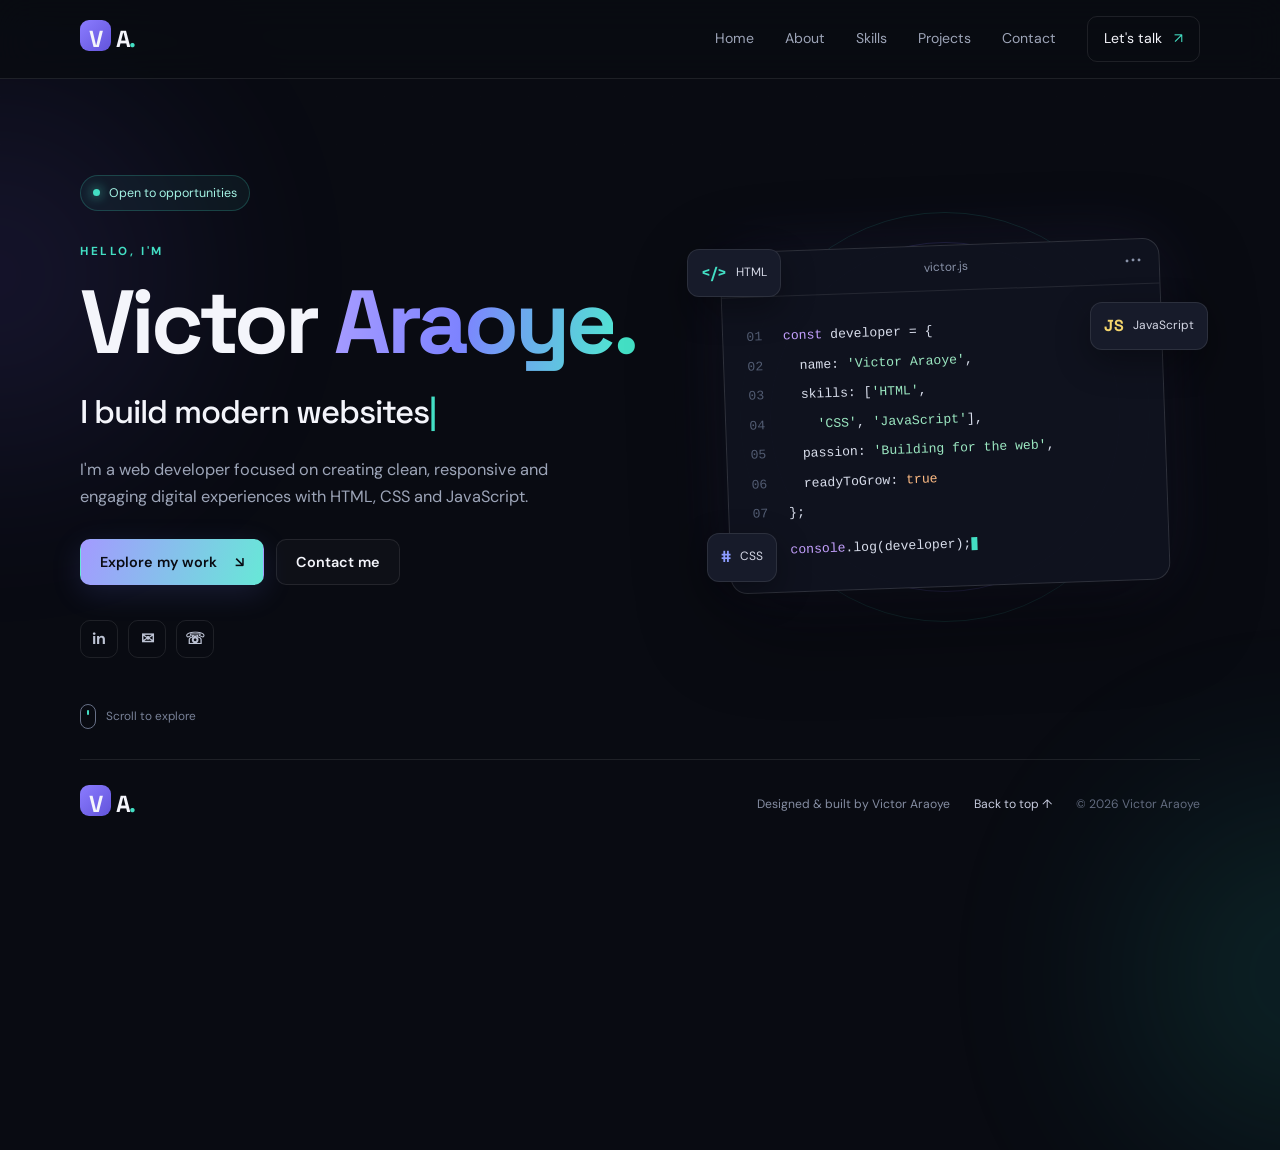
<file: index.html>
<!DOCTYPE html>
<html lang="en">
<head>
  <meta charset="UTF-8">
  <meta name="viewport" content="width=device-width, initial-scale=1.0">
  <meta name="description" content="Victor Araoye is a web developer creating modern, responsive websites with HTML, CSS and JavaScript.">
  <title>Victor Araoye | Web Developer</title>
  <link rel="preconnect" href="https://fonts.googleapis.com">
  <link rel="preconnect" href="https://fonts.gstatic.com" crossorigin>
  <link href="https://fonts.googleapis.com/css2?family=DM+Sans:wght@400;500;600;700&family=Space+Grotesk:wght@400;500;600;700&display=swap" rel="stylesheet">
  <link rel="stylesheet" href="style.css">
  <script src="script.js" defer></script>
</head>
<body>
  <div class="background-glow glow-one"></div>
  <div class="background-glow glow-two"></div>
  <header class="site-header">
    <nav class="nav container" aria-label="Main navigation">
      <a class="logo" href="#home" aria-label="Victor Araoye home"><span>V</span>A<span class="logo-dot">.</span></a>
      <button class="menu-toggle" aria-label="Toggle navigation" aria-expanded="false">
        <span></span><span></span><span></span>
      </button>
      <div class="nav-links">
        <a href="index.html" class="nav-link active">Home</a>
        <a href="about.html" class="nav-link active">About</a>
        <a href="skills.html" class="nav-link active">Skills</a>
        <a href="projects.html" class="nav-link active">Projects</a>
        <a href="contact.html" class="nav-link active">Contact</a>
        <a class="nav-cta" href="contact.html">Let's talk <span>↗</span></a>
      </div>
    </nav>
  </header>

  <main>
    <section class="hero section container" id="home">
      <div class="hero-copy reveal">
        <div class="availability"><span class="status-dot"></span> Open to opportunities</div>
        <p class="eyebrow">HELLO, I'M</p>
        <h1>Victor <span class="gradient-text">Araoye</span><span class="accent">.</span></h1>
        <h2>I build <span id="typed-text">modern websites</span><span class="typing-caret">|</span></h2>
        <p class="hero-description">I'm a web developer focused on creating clean, responsive and engaging digital experiences with HTML, CSS and JavaScript.</p>
        <div class="hero-actions">
          <a class="button button-primary" href="#projects">Explore my work <span>↘</span></a>
          <a class="button button-secondary" href="#contact">Contact me</a>
        </div>
        <div class="social-links" aria-label="Social links">
          <a href="https://www.linkedin.com/in/victor-araoye-a6b392431/" target="_blank" rel="noopener noreferrer" aria-label="LinkedIn">in</a>
          <a href="mailto:araoyevictor0@gmail.com" aria-label="Email">✉</a>
          <a href="https://wa.me/2349167217351" target="_blank" rel="noopener noreferrer" aria-label="WhatsApp">☏</a>
        </div>
      </div>
      <div class="hero-art reveal" aria-label="Decorative coding illustration">
        <div class="orbit orbit-one"></div><div class="orbit orbit-two"></div>
        <div class="code-window">
          <div class="window-bar"><div class="window-dots"><i></i><i></i><i></i></div><span>victor.js</span><span class="window-menu">•••</span></div>
          <div class="code-content">
            <p><span class="line-number">01</span> <span class="code-purple">const</span> developer = {</p>
            <p><span class="line-number">02</span> &nbsp; name: <span class="code-green">'Victor Araoye'</span>,</p>
            <p><span class="line-number">03</span> &nbsp; skills: [<span class="code-green">'HTML'</span>,</p>
            <p><span class="line-number">04</span> &nbsp; &nbsp; <span class="code-green">'CSS'</span>, <span class="code-green">'JavaScript'</span>],</p>
            <p><span class="line-number">05</span> &nbsp; passion: <span class="code-green">'Building for the web'</span>,</p>
            <p><span class="line-number">06</span> &nbsp; readyToGrow: <span class="code-orange">true</span></p>
            <p><span class="line-number">07</span> };</p>
            <p class="code-last"><span class="line-number">08</span> <span class="code-purple">console</span>.log(developer);<span class="tiny-caret"></span></p>
          </div>
        </div>
        <div class="floating-badge badge-html"><b>&lt;/&gt;</b><span>HTML</span></div>
        <div class="floating-badge badge-js"><b>JS</b><span>JavaScript</span></div>
        <div class="floating-badge badge-css"><b>#</b><span>CSS</span></div>
      </div>
      <a class="scroll-cue" href="#about"><span></span> Scroll to explore</a>
    </section>

  </main>
  <footer class="footer container"><a class="logo" href="#home"><span>V</span>A<span class="logo-dot">.</span></a><p>Designed & built by Victor Araoye</p><a href="#home" class="back-top">Back to top ↑</a><span class="copyright">© <span id="year"></span> Victor Araoye</span></footer>
</body>
</html>
</file>
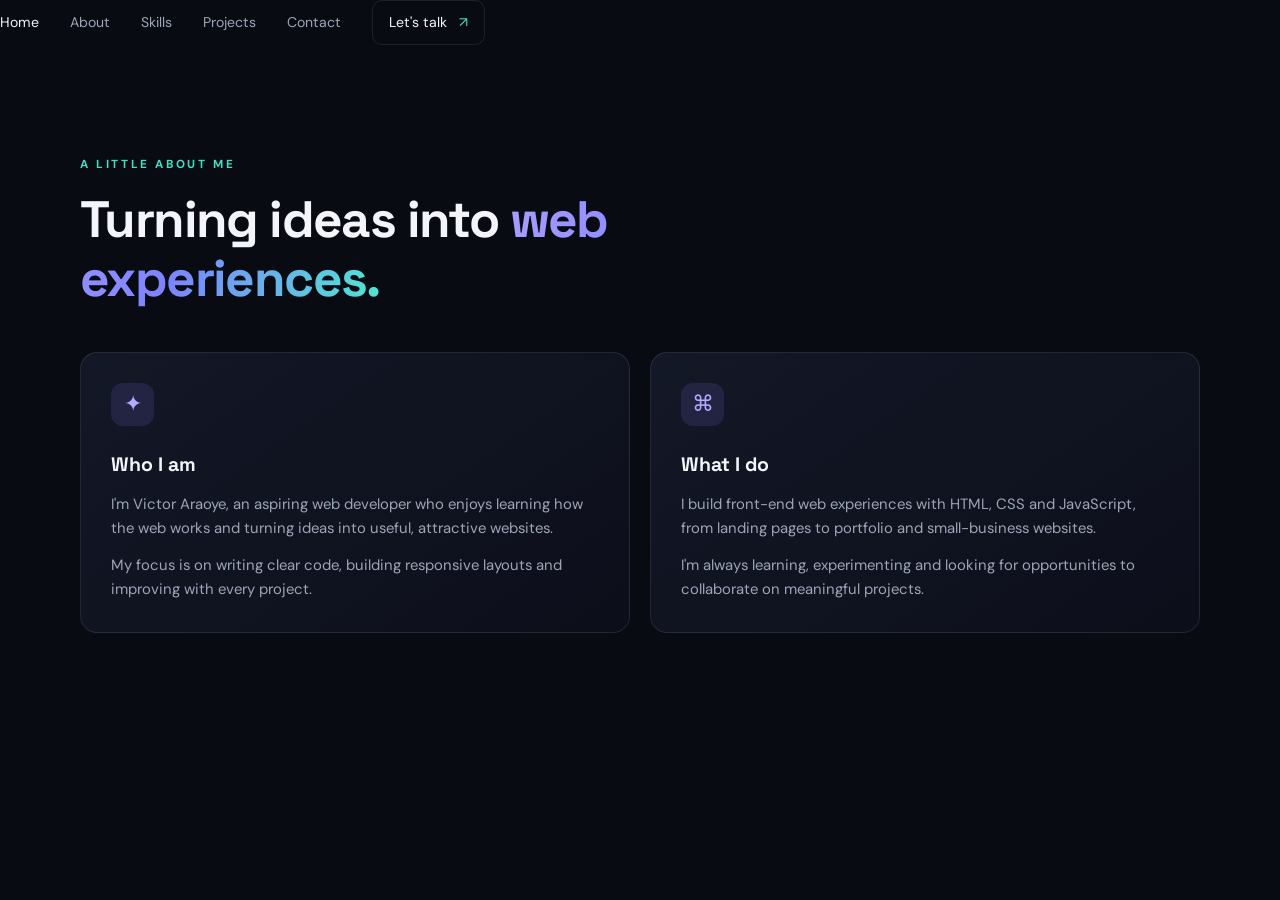
<file: about.html>
<!DOCTYPE html>
<html lang="en">
<head>
    <meta charset="UTF-8">
    <meta name="viewport" content="width=device-width, initial-scale=1.0">
    <title>About Page</title>
    <link rel="preconnect" href="https://fonts.googleapis.com">
  <link rel="preconnect" href="https://fonts.gstatic.com" crossorigin>
  <link href="https://fonts.googleapis.com/css2?family=DM+Sans:wght@400;500;600;700&family=Space+Grotesk:wght@400;500;600;700&display=swap" rel="stylesheet">
  <link rel="stylesheet" href="style.css">
  <script src="script.js" defer></script>
</head>
<body>
  <div class="nav-links">
        <a href="index.html" class="nav-link active">Home</a>
        <a href="about.html" class="nav-link">About</a>
        <a href="skills.html" class="nav-link">Skills</a>
        <a href="projects.html" class="nav-link">Projects</a>
        <a href="contact.html" class="nav-link">Contact</a>
        <a class="nav-cta" href="contact.html">Let's talk <span>↗</span></a>
      </div>
      <section class="section container" id="about">
      <div class="section-heading reveal"><p class="eyebrow">A LITTLE ABOUT ME</p><h2>Turning ideas into <span class="gradient-text">web experiences.</span></h2></div>
      <div class="about-grid">
        <div class="about-card glass-card reveal"><div class="card-icon">✦</div><h3>Who I am</h3><p>I'm Victor Araoye, an aspiring web developer who enjoys learning how the web works and turning ideas into useful, attractive websites.</p><p>My focus is on writing clear code, building responsive layouts and improving with every project.</p></div>
        <div class="about-card glass-card reveal"><div class="card-icon">⌘</div><h3>What I do</h3><p>I build front-end web experiences with HTML, CSS and JavaScript, from landing pages to portfolio and small-business websites.</p><p>I'm always learning, experimenting and looking for opportunities to collaborate on meaningful projects.</p></div>
      </div>
    </section>
</body>
</html>
</file>
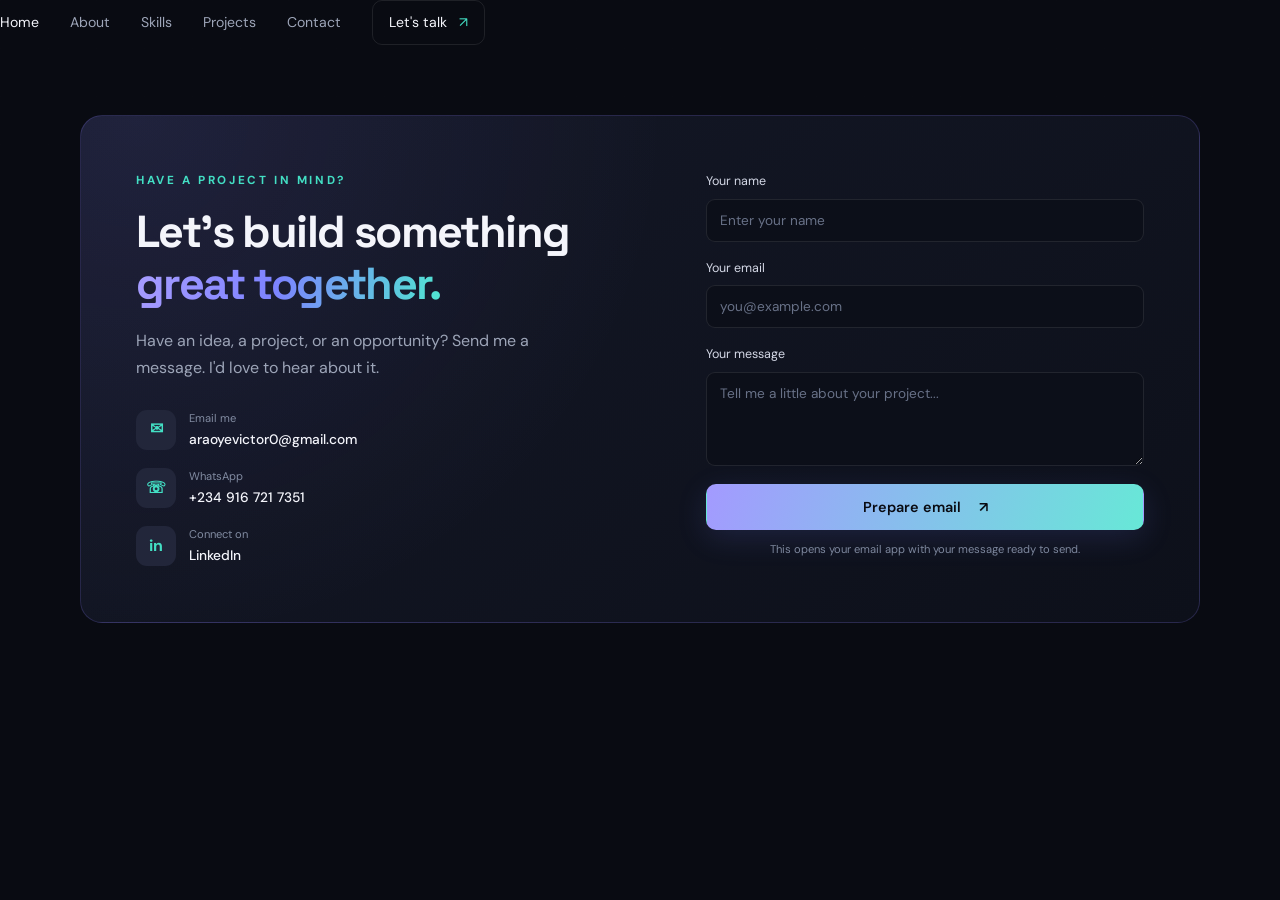
<file: contact.html>
<!DOCTYPE html>
<html lang="en">
<head>
    <meta charset="UTF-8">
    <meta name="viewport" content="width=device-width, initial-scale=1.0">
    <title>Contact</title>
    <link rel="preconnect" href="https://fonts.googleapis.com">
  <link rel="preconnect" href="https://fonts.gstatic.com" crossorigin>
  <link href="https://fonts.googleapis.com/css2?family=DM+Sans:wght@400;500;600;700&family=Space+Grotesk:wght@400;500;600;700&display=swap" rel="stylesheet">
  <link rel="stylesheet" href="style.css">
  <script src="script.js" defer></script>
</head>
<body>
    <div class="nav-links">
        <a href="index.html" class="nav-link active">Home</a>
        <a href="about.html" class="nav-link">About</a>
        <a href="skills.html" class="nav-link">Skills</a>
        <a href="projects.html" class="nav-link">Projects</a>
        <a href="contact.html" class="nav-link">Contact</a>
        <a class="nav-cta" href="contact.html">Let's talk <span>↗</span></a>
      </div>
       <section class="section contact-section container" id="contact">
      <div class="contact-panel reveal">
        <div class="contact-copy"><p class="eyebrow">HAVE A PROJECT IN MIND?</p><h2>Let's build something <span class="gradient-text">great together.</span></h2><p>Have an idea, a project, or an opportunity? Send me a message. I'd love to hear about it.</p><div class="contact-details"><a href="mailto:araoyevictor0@gmail.com"><span class="contact-icon">✉</span><span><small>Email me</small><b>araoyevictor0@gmail.com</b></span></a><a href="https://wa.me/2349167217351" target="_blank" rel="noopener noreferrer"><span class="contact-icon">☏</span><span><small>WhatsApp</small><b>+234 916 721 7351</b></span></a><a href="https://www.linkedin.com/in/victor-araoye-a6b392431/" target="_blank" rel="noopener noreferrer"><span class="contact-icon">in</span><span><small>Connect on</small><b>LinkedIn</b></span></a></div></div>
        <form class="contact-form" id="contact-form">
          <label for="sender-name">Your name</label><input id="sender-name" name="name" type="text" placeholder="Enter your name" required>
          <label for="sender-email">Your email</label><input id="sender-email" name="email" type="email" placeholder="you@example.com" required>
          <label for="sender-message">Your message</label><textarea id="sender-message" name="message" rows="4" placeholder="Tell me a little about your project..." required></textarea>
          <button class="button button-primary submit-button" type="submit">Prepare email <span>↗</span></button>
          <p class="form-note">This opens your email app with your message ready to send.</p>
        </form>
      </div>
    </section>
</body>
</html>
</file>
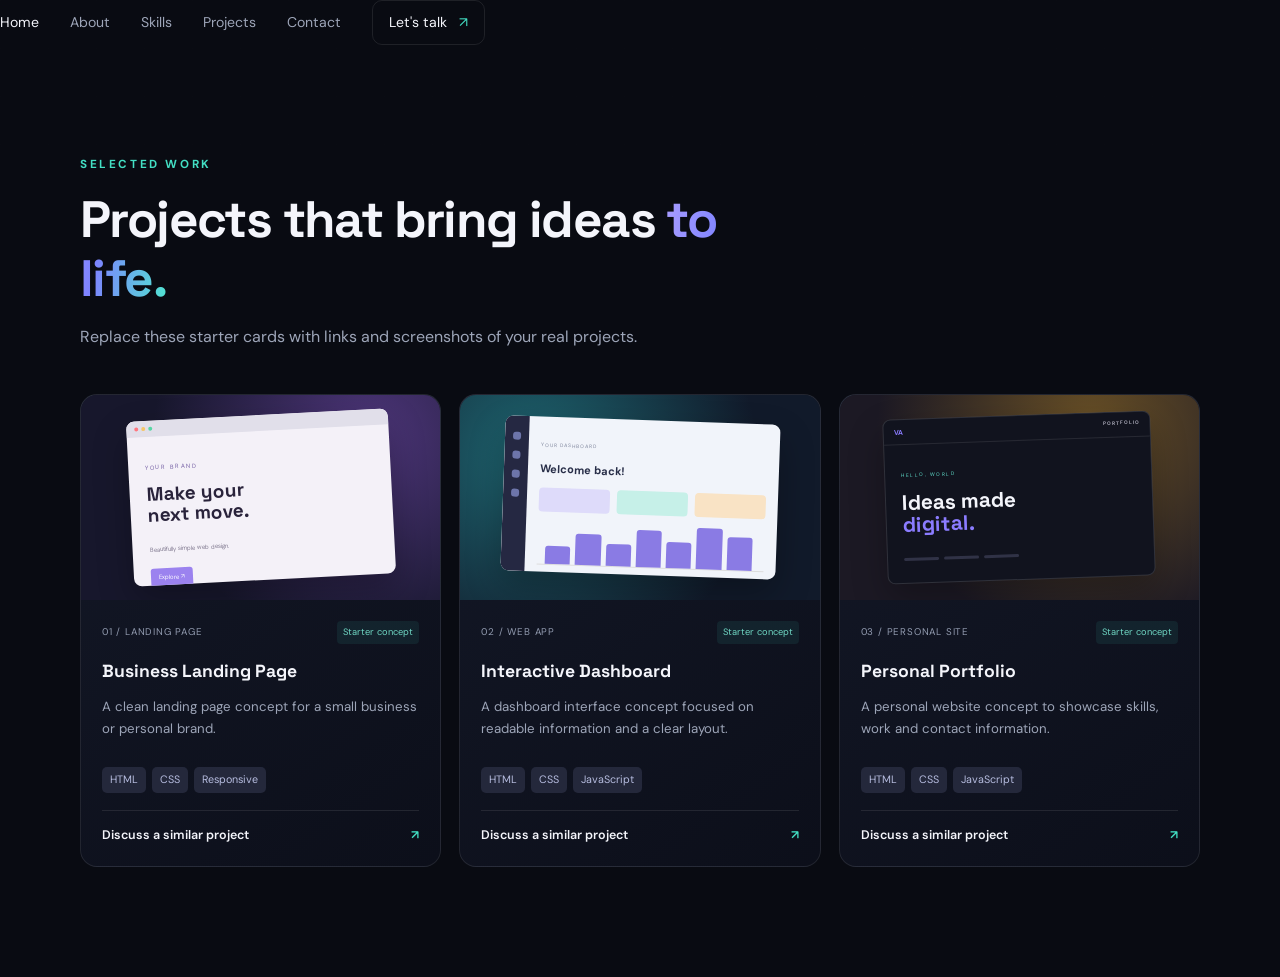
<file: projects.html>
<!DOCTYPE html>
<html lang="en">
<head>
    <meta charset="UTF-8">
    <meta name="viewport" content="width=device-width, initial-scale=1.0">
    <title>Projects</title>
    <link rel="preconnect" href="https://fonts.googleapis.com">
  <link rel="preconnect" href="https://fonts.gstatic.com" crossorigin>
  <link href="https://fonts.googleapis.com/css2?family=DM+Sans:wght@400;500;600;700&family=Space+Grotesk:wght@400;500;600;700&display=swap" rel="stylesheet">
  <link rel="stylesheet" href="style.css">
  <script src="script.js" defer></script>
</head>
<body>
    <div class="nav-links">
        <a href="index.html" class="nav-link active">Home</a>
        <a href="about.html" class="nav-link">About</a>
        <a href="skills.html" class="nav-link">Skills</a>
        <a href="projects.html" class="nav-link">Projects</a>
        <a href="contact.html" class="nav-link">Contact</a>
        <a class="nav-cta" href="contact.html">Let's talk <span>↗</span></a>
      </div>
    <section class="section container" id="projects">
      <div class="section-heading reveal"><p class="eyebrow">SELECTED WORK</p><h2>Projects that bring ideas <span class="gradient-text">to life.</span></h2><p class="section-subtitle">Replace these starter cards with links and screenshots of your real projects.</p></div>
      <div class="projects-grid">
        <article class="project-card glass-card reveal"><div class="project-preview preview-one"><div class="mini-browser"><div class="mini-top"><i></i><i></i><i></i></div><div class="mini-hero"><span>YOUR BRAND</span><b>Make your<br>next move.</b><small>Beautifully simple web design.</small><em>Explore ↗</em></div></div></div><div class="project-info"><div class="project-meta"><span>01 / LANDING PAGE</span><span class="project-status">Starter concept</span></div><h3>Business Landing Page</h3><p>A clean landing page concept for a small business or personal brand.</p><div class="tag-row"><span>HTML</span><span>CSS</span><span>Responsive</span></div><a class="project-link" href="#contact">Discuss a similar project <span>↗</span></a></div></article>
        <article class="project-card glass-card reveal"><div class="project-preview preview-two"><div class="dashboard-mock"><div class="dash-side"><span></span><span></span><span></span><span></span></div><div class="dash-main"><small>YOUR DASHBOARD</small><b>Welcome back!</b><div class="dash-boxes"><i></i><i></i><i></i></div><div class="dash-chart"><span></span><span></span><span></span><span></span><span></span><span></span><span></span></div></div></div></div><div class="project-info"><div class="project-meta"><span>02 / WEB APP</span><span class="project-status">Starter concept</span></div><h3>Interactive Dashboard</h3><p>A dashboard interface concept focused on readable information and a clear layout.</p><div class="tag-row"><span>HTML</span><span>CSS</span><span>JavaScript</span></div><a class="project-link" href="#contact">Discuss a similar project <span>↗</span></a></div></article>
        <article class="project-card glass-card reveal"><div class="project-preview preview-three"><div class="portfolio-mock"><div class="portfolio-mock-nav">VA<span>PORTFOLIO</span></div><div class="portfolio-mock-content"><small>HELLO, WORLD</small><b>Ideas made<br><span>digital.</span></b><i></i><i></i><i></i></div></div></div><div class="project-info"><div class="project-meta"><span>03 / PERSONAL SITE</span><span class="project-status">Starter concept</span></div><h3>Personal Portfolio</h3><p>A personal website concept to showcase skills, work and contact information.</p><div class="tag-row"><span>HTML</span><span>CSS</span><span>JavaScript</span></div><a class="project-link" href="#contact">Discuss a similar project <span>↗</span></a></div></article>
      </div>
    </section>
</body>
</html>
</file>
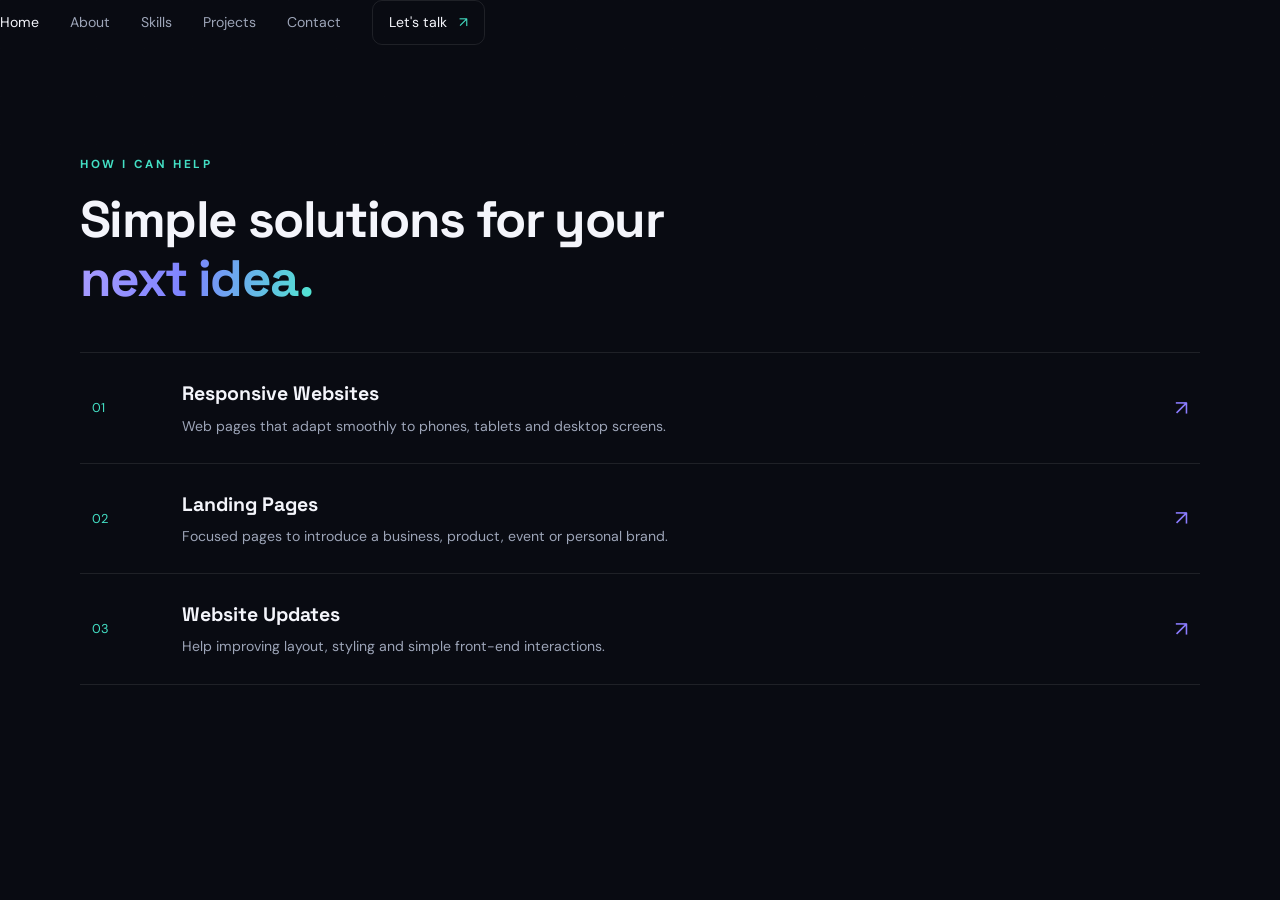
<file: services.html>
<!DOCTYPE html>
<html lang="en">
<head>
    <meta charset="UTF-8">
    <meta name="viewport" content="width=device-width, initial-scale=1.0">
    <title>services</title>
    <link rel="preconnect" href="https://fonts.googleapis.com">
  <link rel="preconnect" href="https://fonts.gstatic.com" crossorigin>
  <link href="https://fonts.googleapis.com/css2?family=DM+Sans:wght@400;500;600;700&family=Space+Grotesk:wght@400;500;600;700&display=swap" rel="stylesheet">
  <link rel="stylesheet" href="style.css">
  <script src="script.js" defer></script>
</head>
<body>
    <div class="nav-links">
        <a href="index.html" class="nav-link active">Home</a>
        <a href="about.html" class="nav-link">About</a>
        <a href="skills.html" class="nav-link">Skills</a>
        <a href="projects.html" class="nav-link">Projects</a>
        <a href="contact.html" class="nav-link">Contact</a>
        <a class="nav-cta" href="contact.html">Let's talk <span>↗</span></a>
      </div>
     <section class="section container" id="services">
      <div class="section-heading reveal"><p class="eyebrow">HOW I CAN HELP</p><h2>Simple solutions for your <span class="gradient-text">next idea.</span></h2></div>
      <div class="services-grid">
        <article class="service-item reveal"><span class="service-number">01</span><div><h3>Responsive Websites</h3><p>Web pages that adapt smoothly to phones, tablets and desktop screens.</p></div><span class="service-arrow">↗</span></article>
        <article class="service-item reveal"><span class="service-number">02</span><div><h3>Landing Pages</h3><p>Focused pages to introduce a business, product, event or personal brand.</p></div><span class="service-arrow">↗</span></article>
        <article class="service-item reveal"><span class="service-number">03</span><div><h3>Website Updates</h3><p>Help improving layout, styling and simple front-end interactions.</p></div><span class="service-arrow">↗</span></article>
      </div>
    </section>
</body>
</html>
</file>
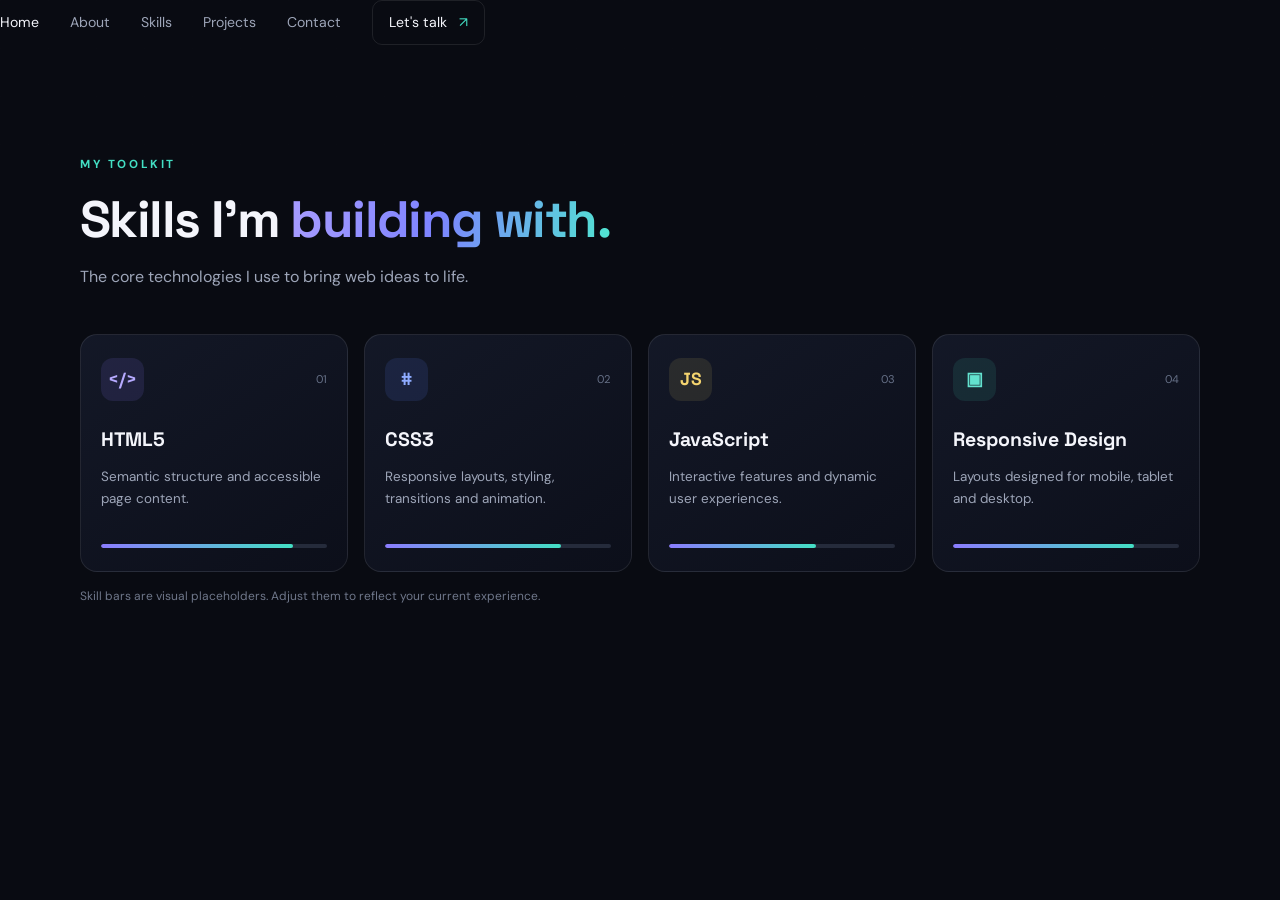
<file: skills.html>
<!DOCTYPE html>
<html lang="en">
<head>
    <meta charset="UTF-8">
    <meta name="viewport" content="width=device-width, initial-scale=1.0">
    <title>My Skills</title>
    <link rel="preconnect" href="https://fonts.googleapis.com">
  <link rel="preconnect" href="https://fonts.gstatic.com" crossorigin>
  <link href="https://fonts.googleapis.com/css2?family=DM+Sans:wght@400;500;600;700&family=Space+Grotesk:wght@400;500;600;700&display=swap" rel="stylesheet">
  <link rel="stylesheet" href="style.css">
  <script src="script.js" defer></script>
</head>
<body>      
      <div class="nav-links">
        <a href="index.html" class="nav-link active">Home</a>
        <a href="about.html" class="nav-link">About</a>
        <a href="skills.html" class="nav-link">Skills</a>
        <a href="projects.html" class="nav-link">Projects</a>
        <a href="contact.html" class="nav-link">Contact</a>
        <a class="nav-cta" href="contact.html">Let's talk <span>↗</span></a>
      </div>
        <section class="section container" id="skills">
      <div class="section-heading reveal"><p class="eyebrow">MY TOOLKIT</p><h2>Skills I'm <span class="gradient-text">building with.</span></h2><p class="section-subtitle">The core technologies I use to bring web ideas to life.</p></div>
      <div class="skills-grid">
        <article class="skill-card glass-card reveal"><div class="skill-top"><span class="skill-symbol html-symbol">&lt;/&gt;</span><span class="skill-level">01</span></div><h3>HTML5</h3><p>Semantic structure and accessible page content.</p><div class="skill-track"><span style="--level:85%"></span></div></article>
        <article class="skill-card glass-card reveal"><div class="skill-top"><span class="skill-symbol css-symbol">#</span><span class="skill-level">02</span></div><h3>CSS3</h3><p>Responsive layouts, styling, transitions and animation.</p><div class="skill-track"><span style="--level:78%"></span></div></article>
        <article class="skill-card glass-card reveal"><div class="skill-top"><span class="skill-symbol js-symbol">JS</span><span class="skill-level">03</span></div><h3>JavaScript</h3><p>Interactive features and dynamic user experiences.</p><div class="skill-track"><span style="--level:65%"></span></div></article>
        <article class="skill-card glass-card reveal"><div class="skill-top"><span class="skill-symbol responsive-symbol">▣</span><span class="skill-level">04</span></div><h3>Responsive Design</h3><p>Layouts designed for mobile, tablet and desktop.</p><div class="skill-track"><span style="--level:80%"></span></div></article>
      </div>
      <p class="small-note">Skill bars are visual placeholders. Adjust them to reflect your current experience.</p>
    </section>
</body>
</html>
</file>
<file: style.css>
@import url('https://fonts.googleapis.com/css2?family=DM+Sans:wght@400;500;600;700&family=Space+Grotesk:wght@400;500;600;700&display=swap');

:root {
    --bg: #090b12;
    --panel: #111522;
    --panel2: #151a29;
    --text: #f4f5fb;
    --muted: #9da5b8;
    --accent: #8b7cff;
    --accent2: #43dfc4;
    --line: rgba(255,255,255,.09);
    --font: 'DM Sans',sans-serif;
    --display: 'Space Grotesk',sans-serif;
}

* {
    box-sizing:border-box;
    margin:0;
    padding:0
}

html {
    scroll-behavior:smooth;
    scroll-padding-top:90px
}

body {
    font-family:var(--font);
    background:var(--bg);
    color:var(--text);
    line-height:1.65;
    overflow-x:hidden
}

body::before {
    content:"";
    position:fixed;
    inset:0;
    pointer-events:none;
    opacity:.2;
    background-image:linear-gradient(rgba(255,255,255,.025) 1px,transparent 1px),linear-gradient(90deg,rgba(255,255,255,.025) 1px,transparent 1px);
    background-size:48px 48px;
    mask-image:linear-gradient(to bottom,black,transparent 85%);
    z-index:-2
}

a {
    color:inherit;
    text-decoration:none
}

.container {
    width:min(1120px,calc(100% - 44px));
    margin-inline:auto
}

.section {
    padding:110px 0;
    position:relative
}

.background-glow {
    position:absolute;
    width:350px;
    height:350px;
    border-radius:50%;
    filter:blur(110px);
    opacity:.13;
    pointer-events:none;
    z-index:-1
}

.glow-one {
    background:#7b61ff;
    top:100px;
    left:-180px
}

.glow-two {
    background:#27d7c2;
    right:-200px;
    top:800px
}

.site-header {
    position:sticky;
    top:0;
    z-index:20;
    background:rgba(9,11,18,.82);
    backdrop-filter:blur(18px);
    border-bottom:1px solid var(--line)
}

.nav {
    height:78px;
    display:flex;
    align-items:center;
    justify-content:space-between
}

.logo {
    font-family:var(--display);
    font-size:1.45rem;
    font-weight:700;
    letter-spacing:-2px
}

.logo>span:first-child {
    display:inline-grid;
    place-items:center;
    width:31px;
    height:31px;
    border-radius:9px;
    background:linear-gradient(135deg,var(--accent),#6254db);
    margin-right:5px;
    letter-spacing:0
}

.logo-dot {
    color:var(--accent2)
}

.nav-links {
    display:flex;
    align-items:center;
    gap:31px
}

.nav-link {
    font-size:.88rem;
    color:var(--muted);
    transition:color .2s
}

.nav-link:hover,.nav-link.active {
    color:var(--text)
}

.nav-cta {
    padding:10px 16px;
    border:1px solid var(--line);
    border-radius:10px;
    font-size:.88rem
}

.nav-cta span {
    color:var(--accent2);
    margin-left:8px
}

.menu-toggle {
    display:none;
    background:none;
    border:0;
    color:white
}

.hero {
    min-height:680px;
    display:grid;
    grid-template-columns:1.05fr .95fr;
    align-items:center;
    gap:45px;
    padding-top:95px;
    padding-bottom:100px
}

.availability {
    display:inline-flex;
    align-items:center;
    gap:9px;
    border:1px solid rgba(67,223,196,.22);
    background:rgba(67,223,196,.06);
    color:#a4f3e4;
    padding:7px 12px;
    border-radius:30px;
    font-size:.78rem;
    margin-bottom:31px
}

.status-dot {
    width:7px;
    height:7px;
    border-radius:50%;
    background:var(--accent2);
    box-shadow:0 0 12px var(--accent2);
    animation:pulse 1.8s infinite
}

.eyebrow {
    font-size:.73rem;
    letter-spacing:2.6px;
    color:var(--accent2);
    font-weight:700;
    margin-bottom:15px
}

.hero h1 {
    font-family:var(--display);
    font-size:clamp(3.6rem,7vw,5.6rem);
    line-height:1.04;
    letter-spacing:-4px;
    margin-bottom:15px
}

.gradient-text {
    background:linear-gradient(100deg,#a49aff 5%,#7d83ff 46%,#50e6d1 100%);
    -webkit-background-clip: text;
    background-clip:text;
    color:transparent
}

.accent {
    color:var(--accent2)
}

.hero h2 {
    font-family:var(--display);
    font-size:clamp(1.45rem,3vw,2.05rem);
    font-weight:500;
    letter-spacing:-1px;
    min-height:52px
}

.typing-caret {
    color:var(--accent2);
    animation:blink .8s steps(2,start) infinite
}

.hero-description {
    color:var(--muted);
    max-width:510px;
    margin:18px 0 29px;
    font-size:1.02rem
}

.hero-actions {
    display:flex;
    gap:12px;
    flex-wrap:wrap
}

.button {
    display:inline-flex;
    align-items:center;
    justify-content:center;
    gap:18px;
    padding:13px 19px;
    border-radius:10px;
    font:600 .9rem var(--font);
    border:1px solid transparent;
    cursor:pointer;
    transition:transform .2s,box-shadow .2s
}

.button:hover {
    transform:translateY(-3px)
}

.button-primary {
    color:#090b12;
    background:linear-gradient(110deg,#a39aff,#67e8d7);
    box-shadow:0 8px 30px rgba(117,126,255,.15)
}

.button-secondary {
    border-color:var(--line);
    background:rgba(255,255,255,.025)
}

.social-links {
    display:flex;
    gap:10px;
    margin-top:35px
}

.social-links a {
    display:grid;
    place-items:center;
    width:38px;
    height:38px;
    border:1px solid var(--line);
    border-radius:10px;
    color:#bdc3d4;
    font-weight:700;
    transition:all .2s
}

.social-links a:hover {
    border-color:var(--accent);
    color:white;
    transform:translateY(-3px)
}

.hero-art {
    height:420px;
    position:relative;
    display:grid;
    place-items:center
}

.orbit {
    position:absolute;
    border:1px solid rgba(139,124,255,.17);
    border-radius:50%;
    width:350px;
    height:350px;
    animation:spin 35s linear infinite
}

.orbit-two {
    width:410px;
    height:410px;
    border-color:rgba(67,223,196,.12);
    animation-direction:reverse
}

.code-window {
    position:relative;
    z-index:2;
    width:min(100%,440px);
    border:1px solid rgba(255,255,255,.13);
    border-radius:17px;
    overflow:hidden;
    background:rgba(16,20,32,.95);
    box-shadow:0 30px 90px rgba(0,0,0,.45),0 0 70px rgba(139,124,255,.1);
    transform:rotate(-2deg);
    animation:float 6s ease-in-out infinite
}

.window-bar {
    height:45px;
    border-bottom:1px solid var(--line);
    display:flex;
    align-items:center;
    justify-content:space-between;
    padding:0 16px;
    color:#8992a8;
    font-size:.75rem
}

.window-dots {
    display:flex;
    gap:5px
}

.window-dots i,.mini-top i {
    width:7px;
    height:7px;
    display:block;
    border-radius:50%;
    background:#ff777f
}

.window-dots i:nth-child(2),.mini-top i:nth-child(2) {
    background:#f5c66a
}

.window-dots i:nth-child(3),.mini-top i:nth-child(3) {
    background:#58d7a5
}

.window-menu {
    letter-spacing:2px
}

.code-content {
    padding:25px 14px 27px;
    font:clamp(.65rem,1.25vw,.82rem)/2.25 ui-monospace,SFMono-Regular,Menlo,monospace;
    white-space:nowrap
}

.code-content p {
    color:#d9deec
}

.line-number {
    display:inline-block;
    width:25px;
    color:#525c72;
    text-align:right;
    margin-right:13px
}

.code-purple {
    color:#c5a1ff
}

.code-green {
    color:#9be7c1
}

.code-orange {
    color:#ffbc85
}

.code-last {
    padding-top:7px
}

.tiny-caret {
    display:inline-block;
    height:13px;
    width:6px;
    background:var(--accent2);
    vertical-align:middle;
    animation:blink .8s steps(2,start) infinite
}

.floating-badge {
    position:absolute;
    z-index:3;
    display:flex;
    align-items:center;
    gap:9px;
    background:#171b2a;
    border:1px solid var(--line);
    padding:10px 13px;
    border-radius:12px;
    box-shadow:0 12px 35px #0005;
    font-size:.75rem;
    color:#d5d8e6;
    animation:float 5s ease-in-out infinite
}

.floating-badge b {
    font-family:var(--display);
    font-size:1rem;
    color:var(--accent2)
}

.badge-html {
    top:42px;
    left:-2px
}

.badge-js {
    right:-8px;
    top:95px;
    animation-delay:-1.5s
}

.badge-js b {
    color:#f5d66d
}

.badge-css {
    bottom:45px;
    left:18px;
    animation-delay:-3s
}

.badge-css b {
    color:#8c9cff
}

.scroll-cue {
    position:absolute;
    bottom:30px;
    left:0;
    display:flex;
    align-items:center;
    gap:10px;
    font-size:.74rem;
    color:#788197
}

.scroll-cue span {
    height:25px;
    width:16px;
    border:1px solid #677087;
    border-radius:10px;
    position:relative
}

.scroll-cue span:after {
    content:"";
    position:absolute;
    top:5px;
    left:6px;
    width:2px;
    height:5px;
    background:var(--accent2);
    border-radius:2px;
    animation:scrollDot 1.4s infinite
}

.section-heading {
    max-width:700px;
    margin-bottom:43px
}

.section-heading h2,.contact-copy h2 {
    font-family:var(--display);
    font-size:clamp(2.1rem,4.4vw,3.2rem);
    line-height:1.17;
    letter-spacing:-1.6px
}

.section-subtitle {
    color:var(--muted);
    margin-top:15px
}

.about-grid {
    display:grid;
    grid-template-columns:1fr 1fr;
    gap:20px
}

.glass-card {
    background:linear-gradient(145deg,rgba(21,26,41,.92),rgba(13,16,27,.92));
    border:1px solid var(--line);
    border-radius:17px
}

.about-card {
    padding:30px
}

.card-icon {
    display:grid;
    place-items:center;
    width:43px;
    height:43px;
    border-radius:12px;
    background:rgba(139,124,255,.13);
    color:#b6aaff;
    font-size:1.35rem;
    margin-bottom:23px
}

.about-card h3,.skill-card h3,.project-info h3,.service-item h3 {
    font-family:var(--display);
    font-size:1.22rem;
    margin-bottom:10px
}

.about-card p {
    color:var(--muted);
    font-size:.93rem
}

.about-card p+p {
    margin-top:12px
}

.skills-grid {
    display:grid;
    grid-template-columns:repeat(4,1fr);
    gap:16px
}

.skill-card {
    padding:23px 20px;
    transition:transform .25s,border-color .25s
}

.skill-card:hover,.project-card:hover {
    transform:translateY(-6px);
    border-color:rgba(139,124,255,.38)
}

.skill-top {
    display:flex;
    justify-content:space-between;
    align-items:center;
    margin-bottom:23px
}

.skill-symbol {
    font-family:var(--display);
    font-size:1.1rem;
    font-weight:700;
    width:43px;
    height:43px;
    display:grid;
    place-items:center;
    border-radius:12px;
    background:rgba(139,124,255,.12);
    color:#b6aaff
}

.css-symbol {
    color:#8eabff;
    background:rgba(93,132,255,.12)
}

.js-symbol {
    color:#f4d46f;
    background:rgba(244,212,111,.1)
}

.responsive-symbol {
    color:#63e2cf;
    background:rgba(67,223,196,.1)
}

.skill-level {
    font-size:.7rem;
    color:#667087
}

.skill-card p {
    font-size:.84rem;
    color:var(--muted);
    min-height:56px
}

.skill-track {
    height:4px;
    background:#252b3b;
    border-radius:5px;
    overflow:hidden;
    margin-top:22px
}

.skill-track span {
    display:block;
    height:100%;
    width:var(--level);
    background:linear-gradient(90deg,var(--accent),var(--accent2));
    border-radius:5px
}

.small-note {
    color:#6f778a;
    font-size:.75rem;
    margin-top:15px
}

.projects-grid {
    display:grid;
    grid-template-columns:repeat(3,1fr);
    gap:18px
}

.project-card {
    overflow:hidden;
    transition:transform .25s,border-color .25s
}

.project-preview {
    height:205px;
    padding:20px;
    display:grid;
    place-items:center;
    overflow:hidden
}

.preview-one {
    background:radial-gradient(circle at 80% 20%,#4e367b,#17172c 65%)
}

.mini-browser {
    width:82%;
    height:165px;
    background:#f4f1f8;
    border-radius:8px;
    overflow:hidden;
    box-shadow:0 15px 35px #0004;
    transform:rotate(-3deg)
}

.mini-top {
    height:16px;
    background:#e1dfea;
    display:flex;
    align-items:center;
    gap:3px;
    padding-left:8px
}

.mini-top i {
    width:4px;
    height:4px
}

.mini-hero {
    padding:15px 17px;
    color:#29233b
}

.mini-hero span {
    font-size:6px;
    letter-spacing:1.5px;
    color:#7661a5
}

.mini-hero b {
    display:block;
    font:700 19px/1.1 var(--display);
    margin:7px 0
}

.mini-hero small {
    font-size:6px;
    color:#827b91
}

.mini-hero em {
    display:block;
    font-style:normal;
    font-size:6px;
    background:#9b82ef;
    color:white;
    width:max-content;
    padding:5px 8px;
    border-radius:3px;
    margin-top:8px
}

.preview-two {
    background:radial-gradient(circle at 20% 30%,#1e6671,#111a2a 70%)
}

.dashboard-mock {
    display:flex;
    width:86%;
    height:155px;
    background:#f1f4fa;
    border-radius:8px;
    overflow:hidden;
    box-shadow:0 15px 35px #0004;
    transform:rotate(2deg)
}

.dash-side {
    width:24px;
    background:#252842;
    display:flex;
    flex-direction:column;
    align-items:center;
    gap:11px;
    padding-top:16px
}

.dash-side span {
    width:8px;
    height:8px;
    border-radius:3px;
    background:#6d75aa
}

.dash-main {
    padding:12px;
    color:#282e48;
    flex:1
}

.dash-main small {
    font-size:5px;
    letter-spacing:1px;
    color:#7d849b
}

.dash-main>b {
    display:block;
    font-size:11px;
    margin-top:5px
}

.dash-boxes {
    display:flex;
    gap:7px;
    margin:9px 0
}

.dash-boxes i {
    height:24px;
    flex:1;
    border-radius:4px;
    background:#dedbfa
}

.dash-boxes i:nth-child(2) {
    background:#c6f0e8
}

.dash-boxes i:nth-child(3) {
    background:#f9e3c5
}

.dash-chart {
    height:44px;
    display:flex;
    align-items:end;
    gap:5px;
    border-bottom:1px solid #ddd;
    padding:0 8px
}

.dash-chart span {
    width:12%;
    border-radius:3px 3px 0 0;
    background:#8a7be4;
    height:40%
}

.dash-chart span:nth-child(2) {
    height:70%
}

.dash-chart span:nth-child(3) {
    height:50%
}

.dash-chart span:nth-child(4) {
    height:85%
}

.dash-chart span:nth-child(5) {
    height:60%
}

.dash-chart span:nth-child(6) {
    height:95%
}

.dash-chart span:nth-child(7) {
    height:75%
}

.preview-three {
    background:radial-gradient(circle at 70% 15%,#695026,#1c1924 70%)
}

.portfolio-mock {
    width:84%;
    height:165px;
    background:#11131e;
    border:1px solid #ffffff20;
    border-radius:8px;
    overflow:hidden;
    box-shadow:0 15px 35px #0004;
    transform:rotate(-2deg)
}

.portfolio-mock-nav {
    height:25px;
    border-bottom:1px solid #ffffff18;
    padding:7px 10px;
    font-size:7px;
    color:#8b7cff;
    font-weight:bold
}

.portfolio-mock-nav span {
    float:right;
    color:#aaa9b8;
    font-size:5px;
    letter-spacing:1px
}

.portfolio-mock-content {
    padding:14px 16px
}

.portfolio-mock-content small {
    font-size:5px;
    letter-spacing:1.5px;
    color:#62e4d0
}

.portfolio-mock-content b {
    display:block;
    font:700 21px/1.03 var(--display);
    margin:7px 0
}

.portfolio-mock-content b span {
    color:#8b7cff
}

.portfolio-mock-content i {
    display:inline-block;
    width:35px;
    height:3px;
    background:#303246;
    margin-right:5px;
    border-radius:4px
}

.project-info {
    padding:21px
}

.project-meta {
    display:flex;
    align-items:center;
    justify-content:space-between;
    gap:8px;
    font-size:.61rem;
    letter-spacing:.8px;
    color:#929bb0;
    margin-bottom:13px
}

.project-status {
    letter-spacing:0;
    color:#70d8c5;
    background:rgba(67,223,196,.08);
    padding:4px 6px;
    border-radius:4px;
    font-size:.58rem
}

.project-info h3 {
    font-size:1.1rem
}

.project-info p {
    font-size:.83rem;
    color:var(--muted);
    min-height:54px
}

.tag-row {
    display:flex;
    gap:6px;
    flex-wrap:wrap;
    margin:17px 0
}

.tag-row span {
    font-size:.67rem;
    color:#b7bde0;
    background:#24283b;
    padding:4px 8px;
    border-radius:5px
}

.project-link {
    display:flex;
    justify-content:space-between;
    align-items:center;
    border-top:1px solid var(--line);
    padding-top:14px;
    font-size:.78rem;
    font-weight:600
}

.project-link span {
    color:var(--accent2)
}

.services-grid {
    border-top:1px solid var(--line)
}

.service-item {
    display:grid;
    grid-template-columns:70px 1fr 35px;
    align-items:center;
    gap:20px;
    padding:25px 12px;
    border-bottom:1px solid var(--line);
    transition:background .2s
}

.service-item:hover {
    background:rgba(255,255,255,.025)
}

.service-number {
    color:var(--accent2);
    font-size:.8rem
}

.service-item h3 {
    margin-bottom:4px
}

.service-item p {
    color:var(--muted);
    font-size:.88rem
}

.service-arrow {
    font-size:1.3rem;
    color:var(--accent);
    text-align:right
}

.contact-section {
    padding-top:70px;
    padding-bottom:100px
}

.contact-panel {
    display:grid;
    grid-template-columns:1fr .85fr;
    gap:55px;
    padding:clamp(25px,5vw,55px);
    border:1px solid rgba(139,124,255,.2);
    border-radius:22px;
    background:radial-gradient(circle at 5% 0%,rgba(139,124,255,.1),transparent 45%),linear-gradient(145deg,#141827,#0d101a)
}

.contact-copy h2 {
    font-size:clamp(2rem,4vw,2.8rem)
}

.contact-copy>p:not(.eyebrow) {
    color:var(--muted);
    margin-top:18px;
    max-width:420px
}

.contact-details {
    display:grid;
    gap:17px;
    margin-top:28px
}

.contact-details a {
    display:flex;
    align-items:center;
    gap:13px
}

.contact-icon {
    width:40px;
    height:40px;
    display:grid;
    place-items:center;
    border-radius:11px;
    background:#22263a;
    color:var(--accent2);
    font-weight:700
}

.contact-details small,.contact-details b {
    display:block
}

.contact-details small {
    font-size:.7rem;
    color:#818ba1
}

.contact-details b {
    font-size:.86rem;
    font-weight:500
}

.contact-form {
    display:flex;
    flex-direction:column
}

.contact-form label {
    font-size:.78rem;
    color:#d4d8e6;
    margin-bottom:7px
}

.contact-form input,.contact-form textarea {
    font: .85rem var(--font);
    color:var(--text);
    background:#0c0f19;
    border:1px solid var(--line);
    border-radius:9px;
    padding:12px 13px;
    margin-bottom:16px;
    outline:none;
    resize:vertical
}

.contact-form input:focus,.contact-form textarea:focus {
    border-color:var(--accent)
}

.contact-form input::placeholder,.contact-form textarea::placeholder {
    color:#687187
}

.submit-button {
    width:100%;
    margin-top:2px
}

.form-note {
    font-size:.7rem;
    color:#7d879d;
    margin-top:10px;
    text-align:center
}

.footer {
    min-height:90px;
    display:flex;
    align-items:center;
    gap:24px;
    border-top:1px solid var(--line);
    font-size:.76rem;
    color:#858da2
}

.footer .logo {
    color:var(--text);
    margin-right:auto
}

.back-top {
    color:#c6cadd
}

.copyright {
    color:#626b7f
}

.reveal {
    opacity:0;
    transform:translateY(22px);
    transition:opacity .7s ease,transform .7s ease
}

.reveal.visible {
    opacity:1;
    transform:translateY(0)
}

@keyframes pulse {

    50% {
        box-shadow:0 0 0 5px rgba(67,223,196,.1)
    }

}

@keyframes blink {

    to {
        visibility:hidden
    }

}

@keyframes spin {

    to {
        transform:rotate(360deg)
    }

}

@keyframes float {

    0%,100% {
        translate:0 0
    }

    50% {
        translate:0 -10px
    }

}

@keyframes scrollDot {

    0% {
        opacity:0;
        transform:translateY(0)
    }

    50% {
        opacity:1
    }

    100% {
        opacity:0;
        transform:translateY(8px)
    }

}

@media(max-width:900px) {

    .hero {
        grid-template-columns:1fr;
        gap:20px;
        padding-top:80px
    }

    .hero-copy {
        max-width:680px
    }

    .hero-art {
        height:390px;
        max-width:560px;
        width:100%;
        margin:0 auto
    }

    .scroll-cue {
        bottom:15px
    }

    .skills-grid {
        grid-template-columns:repeat(2,1fr)
    }

    .projects-grid {
        grid-template-columns:repeat(2,1fr)
    }

    .project-card:last-child {
        grid-column:1/-1
    }

    .project-card:last-child .project-preview {
        height:230px
    }

    .contact-panel {
        gap:30px
    }

    .nav-links {
        gap:18px
    }

}

@media(max-width:650px) {

    .container {
        width:min(100% - 32px,1120px)
    }

    .section {
        padding:78px 0
    }

    .nav {
        height:68px
    }

    .menu-toggle {
        display:flex;
        flex-direction:column;
        gap:5px;
        padding:9px
    }

    .menu-toggle span {
        width:23px;
        height:2px;
        background:#f4f5fb;
        border-radius:2px
    }

    .nav-links {
        display:none;
        position:absolute;
        top:68px;
        left:0;
        right:0;
        background:#0e111c;
        border-bottom:1px solid var(--line);
        padding:20px 24px 25px;
        flex-direction:column;
        align-items:stretch;
        gap:17px
    }

    .nav-links.open {
        display:flex
    }

    .nav-cta {
        text-align:center;
        margin-top:3px
    }

    .hero {
        padding-top:70px;
        padding-bottom:80px;
        min-height:auto
    }

    .hero h1 {
        font-size:clamp(3.3rem,14vw,5rem);
        letter-spacing:-3px
    }

    .hero h2 {
        font-size:1.45rem
    }

    .hero-description {
        font-size:.94rem
    }

    .hero-art {
        height:330px;
        margin-top:10px
    }

    .orbit {
        width:270px;
        height:270px
    }

    .orbit-two {
        width:320px;
        height:320px
    }

    .code-window {
        width:95%
    }

    .code-content {
        padding:18px 8px;
        font-size:clamp(.52rem,2.25vw,.75rem)
    }

    .line-number {
        margin-right:7px;
        width:19px
    }

    .floating-badge {
        padding:7px 9px;
        font-size:.65rem
    }

    .badge-html {
        left:-3px;
        top:15px
    }

    .badge-js {
        right:-2px;
        top:60px
    }

    .badge-css {
        left:0;
        bottom:12px
    }

    .scroll-cue {
        display:none
    }

    .about-grid,.projects-grid,.contact-panel {
        grid-template-columns:1fr
    }

    .about-card {
        padding:24px
    }

    .skills-grid {
        gap:11px
    }

    .skill-card {
        padding:17px 14px
    }

    .skill-card p {
        font-size:.79rem
    }

    .project-card:last-child {
        grid-column:auto
    }

    .project-card:last-child .project-preview {
        height:205px
    }

    .project-info {
        padding:19px
    }

    .contact-panel {
        padding:25px 19px;
        gap:36px
    }

    .contact-copy h2 {
        font-size:2.25rem
    }

    .contact-details b {
        font-size:.78rem
    }

    .service-item {
        grid-template-columns:38px 1fr 20px;
        gap:10px;
        padding:21px 3px
    }

    .service-item h3 {
        font-size:1.05rem
    }

    .service-item p {
        font-size:.8rem
    }

    .footer {
        padding:22px 0;
        display:grid;
        grid-template-columns:1fr 1fr;
        gap:12px
    }

    .footer .logo {
        margin-right:0
    }

    .footer p {
        text-align:right
    }

    .back-top {
        grid-column:1
    }

    .copyright {
        text-align:right
    }

    .section-heading h2 {
        font-size:2.3rem
    }

}

@media(prefers-reduced-motion:reduce) {

    *,*::before,*::after {
        animation-duration:.01ms!important;
        animation-iteration-count:1!important;
        scroll-behavior:auto!important;
        transition-duration:.01ms!important
    }

    .reveal {
        opacity:1;
        transform:none
    }

}
</file>
